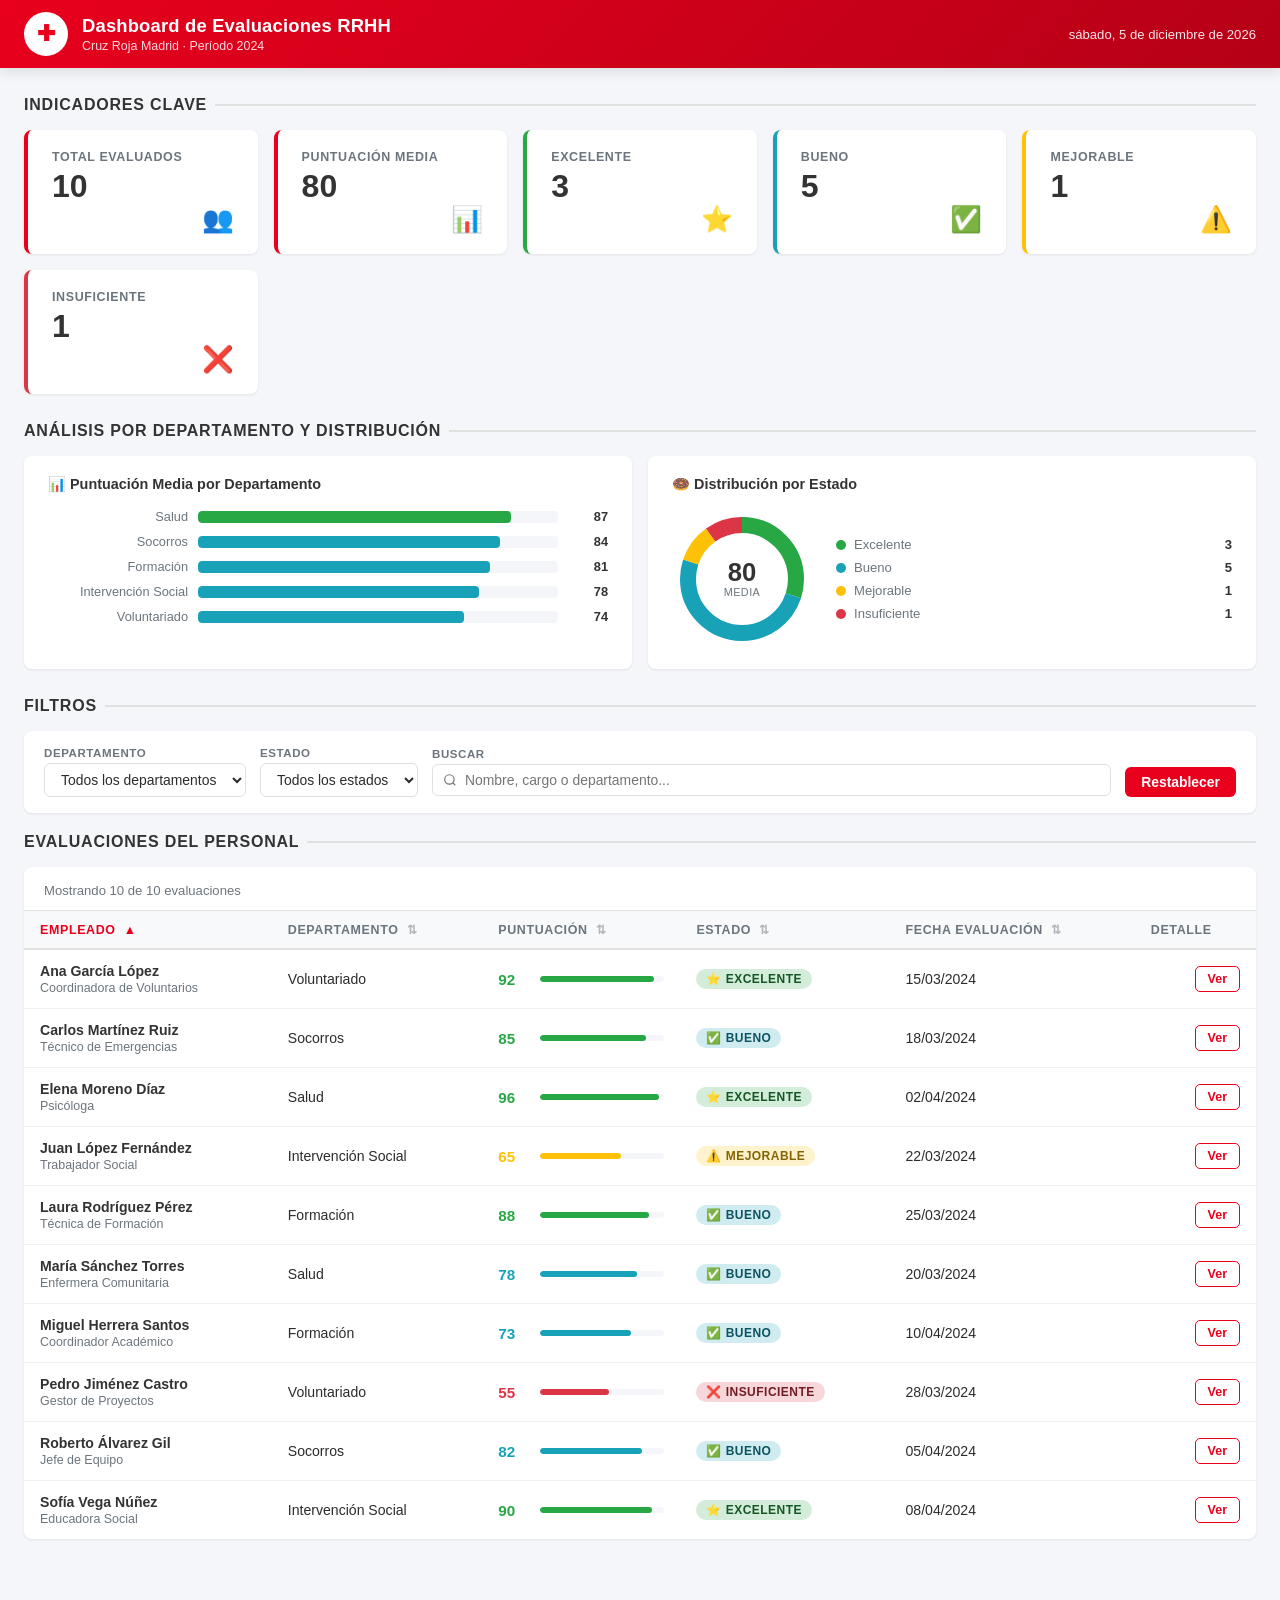
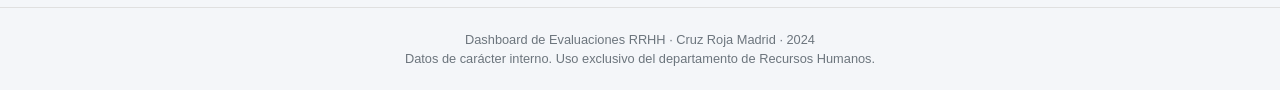
<file: index.html>
<!DOCTYPE html>
<html lang="es">
<head>
  <meta charset="UTF-8" />
  <meta name="viewport" content="width=device-width, initial-scale=1.0" />
  <meta name="description" content="Dashboard interactivo para evaluaciones de desempeño del personal de Cruz Roja Madrid" />
  <title>Dashboard Evaluaciones RRHH · Cruz Roja Madrid</title>
  <link rel="stylesheet" href="styles.css" />
</head>
<body>

  <!-- ═══ HEADER ═══════════════════════════════════════════════════════════ -->
  <header class="header" role="banner">
    <div class="header-inner">
      <div class="header-brand">
        <div class="header-logo" aria-hidden="true">✚</div>
        <div>
          <div class="header-title">Dashboard de Evaluaciones RRHH</div>
          <div class="header-subtitle">Cruz Roja Madrid · Período 2024</div>
        </div>
      </div>
      <div class="header-date" id="header-date" aria-live="polite"></div>
    </div>
  </header>

  <!-- ═══ MAIN ══════════════════════════════════════════════════════════════ -->
  <main class="main" role="main">

    <!-- KPI Cards -->
    <p class="section-title" aria-label="Indicadores clave">Indicadores Clave</p>
    <div class="kpi-grid" role="list">
      <div class="kpi-card" role="listitem">
        <span class="kpi-label">Total evaluados</span>
        <div class="kpi-value" id="kpi-total">—</div>
        <span class="kpi-icon" aria-hidden="true">👥</span>
      </div>
      <div class="kpi-card" role="listitem">
        <span class="kpi-label">Puntuación media</span>
        <div class="kpi-value" id="kpi-avg">—<span> / 100</span></div>
        <span class="kpi-icon" aria-hidden="true">📊</span>
      </div>
      <div class="kpi-card excelente" role="listitem">
        <span class="kpi-label">Excelente</span>
        <div class="kpi-value" id="kpi-excelente">—</div>
        <span class="kpi-icon" aria-hidden="true">⭐</span>
      </div>
      <div class="kpi-card bueno" role="listitem">
        <span class="kpi-label">Bueno</span>
        <div class="kpi-value" id="kpi-bueno">—</div>
        <span class="kpi-icon" aria-hidden="true">✅</span>
      </div>
      <div class="kpi-card mejorable" role="listitem">
        <span class="kpi-label">Mejorable</span>
        <div class="kpi-value" id="kpi-mejorable">—</div>
        <span class="kpi-icon" aria-hidden="true">⚠️</span>
      </div>
      <div class="kpi-card insuficiente" role="listitem">
        <span class="kpi-label">Insuficiente</span>
        <div class="kpi-value" id="kpi-insuficiente">—</div>
        <span class="kpi-icon" aria-hidden="true">❌</span>
      </div>
    </div>

    <!-- Charts -->
    <p class="section-title" aria-label="Gráficos de análisis">Análisis por Departamento y Distribución</p>
    <div class="charts-grid">

      <div class="chart-card">
        <div class="chart-card-title">📊 Puntuación Media por Departamento</div>
        <div class="bar-chart" id="dept-chart" role="img" aria-label="Gráfico de barras: puntuación media por departamento">
          <p class="no-results">Cargando...</p>
        </div>
      </div>

      <div class="chart-card">
        <div class="chart-card-title">🍩 Distribución por Estado</div>
        <div class="donut-wrapper">
          <div class="donut-chart" role="img" aria-label="Gráfico circular: distribución por estado">
            <svg id="donut-svg" viewBox="0 0 140 140" width="140" height="140"></svg>
            <div class="donut-center">
              <div class="donut-center-value" id="donut-avg">—</div>
              <div class="donut-center-label">Media</div>
            </div>
          </div>
          <div class="donut-legend" id="donut-legend"></div>
        </div>
      </div>

    </div>

    <!-- Filters -->
    <p class="section-title" aria-label="Filtros de búsqueda">Filtros</p>
    <div class="filters-bar" role="search">
      <div class="filter-group">
        <label class="filter-label" for="filter-dept">Departamento</label>
        <select id="filter-dept" class="filter-control" aria-label="Filtrar por departamento">
          <option value="">Todos los departamentos</option>
        </select>
      </div>
      <div class="filter-group">
        <label class="filter-label" for="filter-estado">Estado</label>
        <select id="filter-estado" class="filter-control" aria-label="Filtrar por estado">
          <option value="">Todos los estados</option>
          <option value="excelente">⭐ Excelente</option>
          <option value="bueno">✅ Bueno</option>
          <option value="mejorable">⚠️ Mejorable</option>
          <option value="insuficiente">❌ Insuficiente</option>
        </select>
      </div>
      <div class="filter-group filter-search">
        <label class="filter-label" for="filter-search">Buscar</label>
        <input
          type="search"
          id="filter-search"
          placeholder="Nombre, cargo o departamento..."
          class="filter-control"
          aria-label="Buscar empleado"
          autocomplete="off"
        />
      </div>
      <button id="btn-reset" class="btn-reset" type="button" aria-label="Restablecer filtros">
        Restablecer
      </button>
    </div>

    <!-- Employee Table -->
    <p class="section-title" aria-label="Tabla de evaluaciones">Evaluaciones del Personal</p>
    <div class="table-wrapper">
      <div class="table-header-row">
        <span class="table-count" id="table-count" aria-live="polite" aria-atomic="true"></span>
      </div>
      <div class="table-responsive">
        <table aria-label="Tabla de evaluaciones de empleados">
          <thead>
            <tr>
              <th data-sort="nombre" scope="col" tabindex="0" role="columnheader" aria-sort="ascending">
                Empleado <span class="sort-icon" aria-hidden="true">⇅</span>
              </th>
              <th data-sort="departamento" scope="col" tabindex="0" role="columnheader" aria-sort="none">
                Departamento <span class="sort-icon" aria-hidden="true">⇅</span>
              </th>
              <th data-sort="puntuacion" scope="col" tabindex="0" role="columnheader" aria-sort="none">
                Puntuación <span class="sort-icon" aria-hidden="true">⇅</span>
              </th>
              <th data-sort="estado" scope="col" tabindex="0" role="columnheader" aria-sort="none">
                Estado <span class="sort-icon" aria-hidden="true">⇅</span>
              </th>
              <th data-sort="fechaEvaluacion" scope="col" tabindex="0" role="columnheader" aria-sort="none">
                Fecha Evaluación <span class="sort-icon" aria-hidden="true">⇅</span>
              </th>
              <th scope="col">Detalle</th>
            </tr>
          </thead>
          <tbody id="employee-tbody">
            <tr>
              <td colspan="6">
                <div class="no-results">
                  <span class="no-results-icon" aria-hidden="true">⏳</span>
                  Cargando datos...
                </div>
              </td>
            </tr>
          </tbody>
        </table>
      </div>
    </div>

  </main>

  <!-- ═══ MODAL ════════════════════════════════════════════════════════════ -->
  <div
    id="modal-overlay"
    class="modal-overlay"
    role="dialog"
    aria-modal="true"
    aria-labelledby="modal-name"
    aria-hidden="true"
  >
    <div class="modal">
      <div class="modal-header">
        <div>
          <div class="modal-header-name" id="modal-name"></div>
          <div class="modal-header-meta" id="modal-meta"></div>
        </div>
        <button class="modal-close" id="modal-close" aria-label="Cerrar detalle">✕</button>
      </div>
      <div class="modal-body">
        <div class="modal-score-row">
          <div>
            <div class="modal-score-big" id="modal-score"></div>
            <div id="modal-badge" style="margin-top:8px"></div>
          </div>
          <div style="text-align:right;color:var(--color-text-muted);font-size:.82rem" id="modal-fecha"></div>
        </div>
        <div class="competencias-title">Competencias evaluadas</div>
        <div id="modal-competencias"></div>
        <div class="modal-comentarios">
          <div class="modal-comentarios-label">Comentarios del evaluador</div>
          <span id="modal-comentarios"></span>
        </div>
      </div>
    </div>
  </div>

  <!-- ═══ FOOTER ═══════════════════════════════════════════════════════════ -->
  <footer class="footer" role="contentinfo">
    <p>Dashboard de Evaluaciones RRHH · Cruz Roja Madrid · 2024</p>
    <p style="margin-top:4px">Datos de carácter interno. Uso exclusivo del departamento de Recursos Humanos.</p>
  </footer>

  <script src="app.js"></script>
</body>
</html>
</file>
<file: styles.css>
/* =============================================
   Dashboard de Evaluaciones RRHH - Cruz Roja Madrid
   ============================================= */

:root {
  --color-primary: #e8001d;
  --color-primary-dark: #b50016;
  --color-secondary: #333333;
  --color-bg: #f4f6f9;
  --color-card: #ffffff;
  --color-border: #e0e0e0;
  --color-text: #2c2c2c;
  --color-text-muted: #6c757d;
  --color-excelente: #28a745;
  --color-bueno: #17a2b8;
  --color-mejorable: #ffc107;
  --color-insuficiente: #dc3545;
  --shadow-sm: 0 1px 3px rgba(0, 0, 0, 0.08);
  --shadow-md: 0 4px 12px rgba(0, 0, 0, 0.1);
  --radius: 8px;
  --transition: 0.25s ease;
}

* {
  margin: 0;
  padding: 0;
  box-sizing: border-box;
}

body {
  font-family: 'Segoe UI', Tahoma, Geneva, Verdana, sans-serif;
  background-color: var(--color-bg);
  color: var(--color-text);
  min-height: 100vh;
}

/* ---- Header ---- */
.header {
  background: linear-gradient(135deg, var(--color-primary) 0%, var(--color-primary-dark) 100%);
  color: white;
  padding: 0 24px;
  box-shadow: var(--shadow-md);
  position: sticky;
  top: 0;
  z-index: 100;
}

.header-inner {
  max-width: 1400px;
  margin: 0 auto;
  display: flex;
  align-items: center;
  justify-content: space-between;
  height: 68px;
}

.header-brand {
  display: flex;
  align-items: center;
  gap: 14px;
}

.header-logo {
  width: 44px;
  height: 44px;
  background: white;
  border-radius: 50%;
  display: flex;
  align-items: center;
  justify-content: center;
  font-size: 22px;
  font-weight: 900;
  color: var(--color-primary);
  flex-shrink: 0;
}

.header-title {
  font-size: 1.15rem;
  font-weight: 700;
  letter-spacing: 0.01em;
  line-height: 1.2;
}

.header-subtitle {
  font-size: 0.78rem;
  opacity: 0.85;
  margin-top: 2px;
}

.header-date {
  font-size: 0.82rem;
  opacity: 0.9;
}

/* ---- Main Layout ---- */
.main {
  max-width: 1400px;
  margin: 0 auto;
  padding: 28px 24px;
}

/* ---- Section Titles ---- */
.section-title {
  font-size: 1rem;
  font-weight: 700;
  color: var(--color-secondary);
  margin-bottom: 16px;
  text-transform: uppercase;
  letter-spacing: 0.05em;
  display: flex;
  align-items: center;
  gap: 8px;
}

.section-title::after {
  content: '';
  flex: 1;
  height: 2px;
  background: var(--color-border);
}

/* ---- KPI Cards ---- */
.kpi-grid {
  display: grid;
  grid-template-columns: repeat(auto-fit, minmax(200px, 1fr));
  gap: 16px;
  margin-bottom: 28px;
}

.kpi-card {
  background: var(--color-card);
  border-radius: var(--radius);
  padding: 20px 24px;
  box-shadow: var(--shadow-sm);
  border-left: 4px solid var(--color-primary);
  display: flex;
  flex-direction: column;
  gap: 6px;
  transition: transform var(--transition), box-shadow var(--transition);
}

.kpi-card:hover {
  transform: translateY(-2px);
  box-shadow: var(--shadow-md);
}

.kpi-card.excelente { border-left-color: var(--color-excelente); }
.kpi-card.bueno     { border-left-color: var(--color-bueno); }
.kpi-card.mejorable { border-left-color: var(--color-mejorable); }
.kpi-card.insuficiente { border-left-color: var(--color-insuficiente); }

.kpi-label {
  font-size: 0.78rem;
  text-transform: uppercase;
  letter-spacing: 0.05em;
  color: var(--color-text-muted);
  font-weight: 600;
}

.kpi-value {
  font-size: 2rem;
  font-weight: 800;
  color: var(--color-secondary);
  line-height: 1;
}

.kpi-value span {
  font-size: 0.9rem;
  font-weight: 500;
  color: var(--color-text-muted);
}

.kpi-icon {
  font-size: 1.6rem;
  align-self: flex-end;
  margin-top: -4px;
}

/* ---- Charts Row ---- */
.charts-grid {
  display: grid;
  grid-template-columns: 1fr 1fr;
  gap: 16px;
  margin-bottom: 28px;
}

@media (max-width: 900px) {
  .charts-grid { grid-template-columns: 1fr; }
}

.chart-card {
  background: var(--color-card);
  border-radius: var(--radius);
  padding: 20px 24px;
  box-shadow: var(--shadow-sm);
}

.chart-card-title {
  font-size: 0.9rem;
  font-weight: 700;
  color: var(--color-secondary);
  margin-bottom: 16px;
}

/* Bar Chart */
.bar-chart {
  display: flex;
  flex-direction: column;
  gap: 10px;
}

.bar-row {
  display: grid;
  grid-template-columns: 140px 1fr 40px;
  align-items: center;
  gap: 10px;
}

.bar-label {
  font-size: 0.8rem;
  color: var(--color-text-muted);
  text-align: right;
  white-space: nowrap;
  overflow: hidden;
  text-overflow: ellipsis;
}

.bar-track {
  background: var(--color-bg);
  border-radius: 4px;
  height: 12px;
  overflow: hidden;
}

.bar-fill {
  height: 100%;
  border-radius: 4px;
  background: linear-gradient(90deg, var(--color-primary) 0%, #ff6b6b 100%);
  transition: width 0.6s ease;
}

.bar-value {
  font-size: 0.8rem;
  font-weight: 700;
  color: var(--color-secondary);
  text-align: right;
}

/* Donut Chart (CSS only) */
.donut-wrapper {
  display: flex;
  align-items: center;
  gap: 24px;
}

.donut-chart {
  position: relative;
  width: 140px;
  height: 140px;
  flex-shrink: 0;
}

.donut-chart svg {
  transform: rotate(-90deg);
}

.donut-center {
  position: absolute;
  top: 50%;
  left: 50%;
  transform: translate(-50%, -50%);
  text-align: center;
}

.donut-center-value {
  font-size: 1.6rem;
  font-weight: 800;
  color: var(--color-secondary);
  line-height: 1;
}

.donut-center-label {
  font-size: 0.68rem;
  color: var(--color-text-muted);
  text-transform: uppercase;
  letter-spacing: 0.04em;
}

.donut-legend {
  display: flex;
  flex-direction: column;
  gap: 8px;
  flex: 1;
}

.legend-item {
  display: flex;
  align-items: center;
  gap: 8px;
  font-size: 0.82rem;
}

.legend-dot {
  width: 10px;
  height: 10px;
  border-radius: 50%;
  flex-shrink: 0;
}

.legend-name { color: var(--color-text-muted); flex: 1; }
.legend-count { font-weight: 700; color: var(--color-secondary); }

/* ---- Filters ---- */
.filters-bar {
  background: var(--color-card);
  border-radius: var(--radius);
  padding: 16px 20px;
  box-shadow: var(--shadow-sm);
  margin-bottom: 20px;
  display: flex;
  flex-wrap: wrap;
  gap: 14px;
  align-items: center;
}

.filter-group {
  display: flex;
  flex-direction: column;
  gap: 4px;
}

.filter-label {
  font-size: 0.72rem;
  text-transform: uppercase;
  letter-spacing: 0.05em;
  color: var(--color-text-muted);
  font-weight: 600;
}

.filter-control {
  padding: 7px 12px;
  border: 1px solid var(--color-border);
  border-radius: 6px;
  font-size: 0.87rem;
  color: var(--color-text);
  background: white;
  cursor: pointer;
  transition: border-color var(--transition);
}

.filter-control:focus {
  outline: none;
  border-color: var(--color-primary);
}

.filter-search {
  flex: 1;
  min-width: 200px;
}

.filter-search input {
  width: 100%;
  padding: 7px 12px 7px 32px;
  border: 1px solid var(--color-border);
  border-radius: 6px;
  font-size: 0.87rem;
  background: url("data:image/svg+xml,%3Csvg xmlns='http://www.w3.org/2000/svg' width='14' height='14' viewBox='0 0 24 24' fill='none' stroke='%236c757d' stroke-width='2'%3E%3Ccircle cx='11' cy='11' r='8'/%3E%3Cpath d='m21 21-4.35-4.35'/%3E%3C/svg%3E") no-repeat 10px center;
  transition: border-color var(--transition);
}

.filter-search input:focus {
  outline: none;
  border-color: var(--color-primary);
}

.btn-reset {
  padding: 7px 16px;
  background: var(--color-primary);
  color: white;
  border: none;
  border-radius: 6px;
  font-size: 0.87rem;
  font-weight: 600;
  cursor: pointer;
  transition: background var(--transition);
  align-self: flex-end;
}

.btn-reset:hover {
  background: var(--color-primary-dark);
}

/* ---- Employee Table ---- */
.table-wrapper {
  background: var(--color-card);
  border-radius: var(--radius);
  box-shadow: var(--shadow-sm);
  overflow: hidden;
}

.table-header-row {
  display: flex;
  align-items: center;
  justify-content: space-between;
  padding: 16px 20px 12px;
  border-bottom: 1px solid var(--color-border);
}

.table-count {
  font-size: 0.82rem;
  color: var(--color-text-muted);
}

.table-responsive {
  overflow-x: auto;
}

table {
  width: 100%;
  border-collapse: collapse;
}

thead th {
  background: #f8f9fa;
  padding: 11px 16px;
  text-align: left;
  font-size: 0.78rem;
  text-transform: uppercase;
  letter-spacing: 0.05em;
  color: var(--color-text-muted);
  font-weight: 700;
  border-bottom: 2px solid var(--color-border);
  white-space: nowrap;
  cursor: pointer;
  user-select: none;
  transition: color var(--transition);
}

thead th:hover {
  color: var(--color-primary);
}

thead th.sorted {
  color: var(--color-primary);
}

thead th .sort-icon {
  display: inline-block;
  margin-left: 4px;
  opacity: 0.5;
}

thead th.sorted .sort-icon {
  opacity: 1;
}

tbody tr {
  border-bottom: 1px solid #f0f0f0;
  transition: background var(--transition);
}

tbody tr:last-child {
  border-bottom: none;
}

tbody tr:hover {
  background: #fef9f9;
  cursor: pointer;
}

tbody td {
  padding: 13px 16px;
  font-size: 0.88rem;
  vertical-align: middle;
}

.employee-name {
  font-weight: 600;
  color: var(--color-secondary);
}

.employee-cargo {
  font-size: 0.78rem;
  color: var(--color-text-muted);
  margin-top: 2px;
}

/* Score bar in table */
.score-cell {
  display: flex;
  align-items: center;
  gap: 8px;
  min-width: 120px;
}

.score-num {
  font-weight: 700;
  font-size: 0.95rem;
  width: 34px;
  flex-shrink: 0;
}

.mini-bar-track {
  flex: 1;
  height: 6px;
  background: var(--color-bg);
  border-radius: 3px;
  overflow: hidden;
}

.mini-bar-fill {
  height: 100%;
  border-radius: 3px;
  transition: width 0.6s ease;
}

/* Estado badges */
.badge {
  display: inline-flex;
  align-items: center;
  gap: 4px;
  padding: 3px 10px;
  border-radius: 20px;
  font-size: 0.75rem;
  font-weight: 700;
  text-transform: uppercase;
  letter-spacing: 0.04em;
  white-space: nowrap;
}

.badge-excelente   { background: #d4edda; color: #155724; }
.badge-bueno       { background: #d1ecf1; color: #0c5460; }
.badge-mejorable   { background: #fff3cd; color: #856404; }
.badge-insuficiente{ background: #f8d7da; color: #721c24; }

/* ---- Modal ---- */
.modal-overlay {
  position: fixed;
  inset: 0;
  background: rgba(0, 0, 0, 0.45);
  z-index: 200;
  display: flex;
  align-items: center;
  justify-content: center;
  padding: 16px;
  opacity: 0;
  pointer-events: none;
  transition: opacity var(--transition);
}

.modal-overlay.open {
  opacity: 1;
  pointer-events: auto;
}

.modal {
  background: white;
  border-radius: 12px;
  max-width: 560px;
  width: 100%;
  max-height: 90vh;
  overflow-y: auto;
  box-shadow: 0 20px 60px rgba(0, 0, 0, 0.2);
  transform: translateY(16px);
  transition: transform var(--transition);
}

.modal-overlay.open .modal {
  transform: translateY(0);
}

.modal-header {
  background: linear-gradient(135deg, var(--color-primary) 0%, var(--color-primary-dark) 100%);
  color: white;
  padding: 20px 24px;
  border-radius: 12px 12px 0 0;
  display: flex;
  align-items: flex-start;
  justify-content: space-between;
  gap: 12px;
}

.modal-header-name {
  font-size: 1.1rem;
  font-weight: 700;
}

.modal-header-meta {
  font-size: 0.82rem;
  opacity: 0.85;
  margin-top: 4px;
}

.modal-close {
  background: rgba(255,255,255,0.2);
  border: none;
  color: white;
  font-size: 1.1rem;
  width: 30px;
  height: 30px;
  border-radius: 50%;
  cursor: pointer;
  display: flex;
  align-items: center;
  justify-content: center;
  flex-shrink: 0;
  transition: background var(--transition);
}

.modal-close:hover {
  background: rgba(255,255,255,0.35);
}

.modal-body {
  padding: 24px;
}

.modal-score-row {
  display: flex;
  align-items: center;
  justify-content: space-between;
  margin-bottom: 20px;
}

.modal-score-big {
  font-size: 3rem;
  font-weight: 900;
  color: var(--color-secondary);
  line-height: 1;
}

.modal-score-big span {
  font-size: 1.1rem;
  font-weight: 500;
  color: var(--color-text-muted);
}

.competencias-title {
  font-size: 0.8rem;
  text-transform: uppercase;
  letter-spacing: 0.05em;
  color: var(--color-text-muted);
  font-weight: 700;
  margin-bottom: 12px;
}

.competencia-row {
  display: grid;
  grid-template-columns: 160px 1fr 38px;
  align-items: center;
  gap: 10px;
  margin-bottom: 10px;
}

.competencia-name {
  font-size: 0.83rem;
  color: var(--color-text);
}

.competencia-track {
  background: var(--color-bg);
  border-radius: 4px;
  height: 10px;
  overflow: hidden;
}

.competencia-fill {
  height: 100%;
  border-radius: 4px;
  background: linear-gradient(90deg, var(--color-primary) 0%, #ff6b6b 100%);
  transition: width 0.7s ease;
}

.competencia-value {
  font-size: 0.8rem;
  font-weight: 700;
  text-align: right;
  color: var(--color-secondary);
}

.modal-comentarios {
  margin-top: 20px;
  background: #f8f9fa;
  border-radius: 8px;
  padding: 14px 16px;
  font-size: 0.87rem;
  color: var(--color-text);
  line-height: 1.5;
  border-left: 3px solid var(--color-primary);
}

.modal-comentarios-label {
  font-size: 0.75rem;
  text-transform: uppercase;
  letter-spacing: 0.05em;
  color: var(--color-text-muted);
  font-weight: 700;
  margin-bottom: 6px;
}

/* ---- Footer ---- */
.footer {
  text-align: center;
  padding: 24px;
  font-size: 0.8rem;
  color: var(--color-text-muted);
  border-top: 1px solid var(--color-border);
  margin-top: 40px;
}

/* ---- Utilities ---- */
.no-results {
  text-align: center;
  padding: 48px 16px;
  color: var(--color-text-muted);
  font-size: 0.9rem;
}

.no-results-icon {
  font-size: 2.5rem;
  margin-bottom: 10px;
  display: block;
}

/* ---- Responsive ---- */
@media (max-width: 600px) {
  .header-inner { height: auto; padding: 12px 0; flex-direction: column; gap: 8px; text-align: center; }
  .main { padding: 16px 12px; }
  .kpi-grid { grid-template-columns: 1fr 1fr; }
  .bar-row { grid-template-columns: 90px 1fr 34px; }
  .competencia-row { grid-template-columns: 120px 1fr 34px; }
}
</file>
